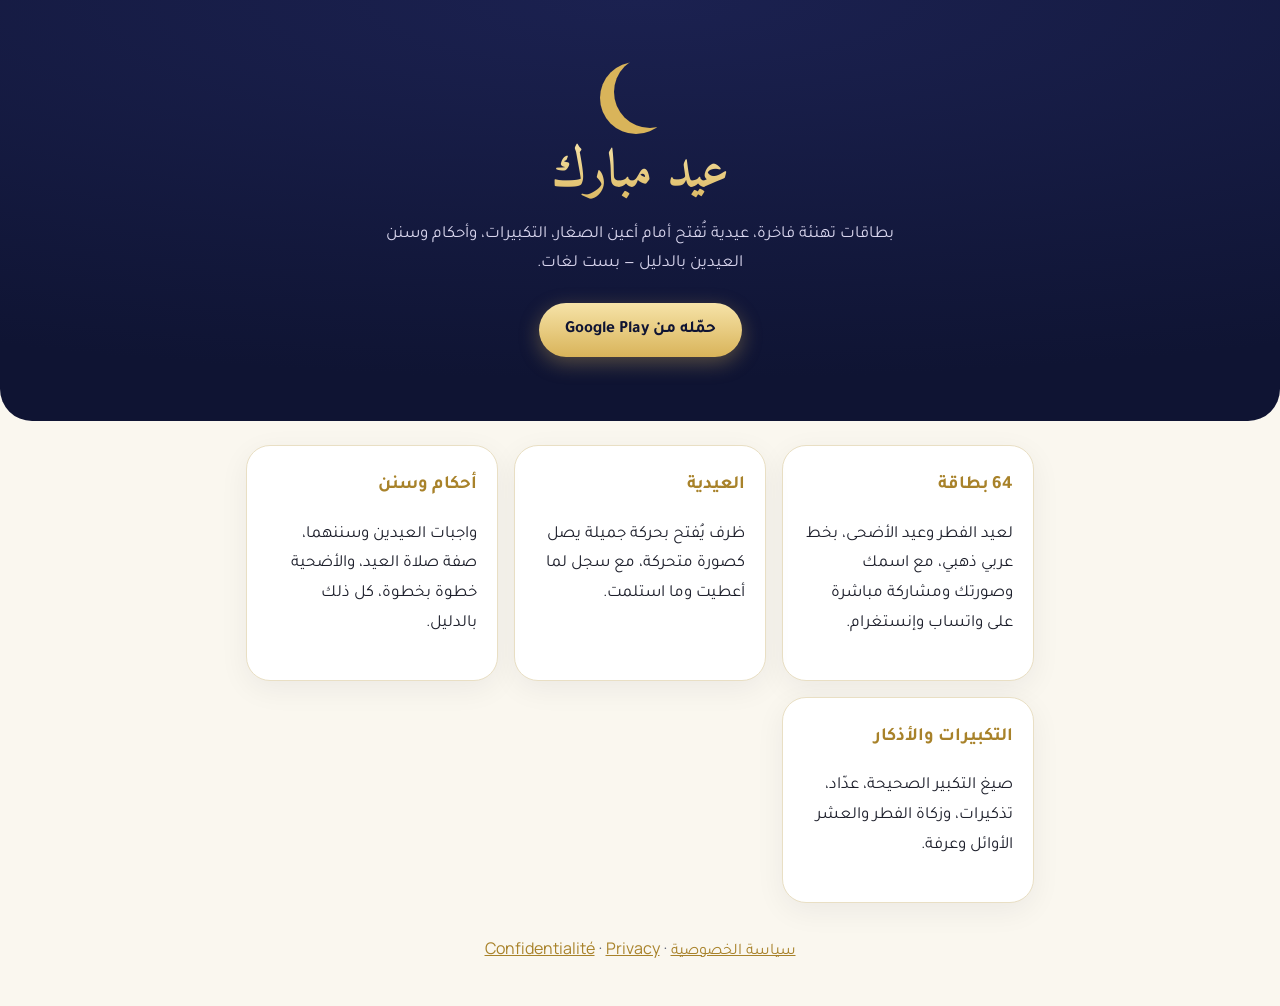
<file: index.html>
<!doctype html>
<html lang="ar" dir="rtl">
<head>
<meta charset="utf-8">
<meta name="viewport" content="width=device-width, initial-scale=1">
<title>عيد مبارك — بطاقات وعيدية وأحكام العيدين</title>
<meta name="description" content="تطبيق عيد مبارك: بطاقات تهنئة فاخرة، عيدية متحركة، التكبيرات، وأحكام وسنن عيد الفطر وعيد الأضحى بالدليل.">
<link rel="preconnect" href="https://fonts.googleapis.com">
<link rel="preconnect" href="https://fonts.gstatic.com" crossorigin>
<link href="https://fonts.googleapis.com/css2?family=Tajawal:wght@400;500;700&family=Manrope:wght@400;600;700&family=Amiri:wght@700&display=swap" rel="stylesheet">
<link rel="stylesheet" href="style.css">
</head>
<body>
<header class="hero">
  <div class="moon" aria-hidden="true"></div>
  <h1>عيد مبارك</h1>
  <p>بطاقات تهنئة فاخرة، عيدية تُفتح أمام أعين الصغار، التكبيرات، وأحكام وسنن العيدين بالدليل — بست لغات.</p>
  <a class="btn" href="https://play.google.com/store/apps/details?id=com.soufiane.eid">حمّله من Google Play</a>
</header>

<main>
  <section class="features">
    <div class="card"><h3>64 بطاقة</h3><p>لعيد الفطر وعيد الأضحى، بخط عربي ذهبي، مع اسمك وصورتك ومشاركة مباشرة على واتساب وإنستغرام.</p></div>
    <div class="card"><h3>العيدية</h3><p>ظرف يُفتح بحركة جميلة يصل كصورة متحركة، مع سجل لما أعطيت وما استلمت.</p></div>
    <div class="card"><h3>أحكام وسنن</h3><p>واجبات العيدين وسننهما، صفة صلاة العيد، والأضحية خطوة بخطوة، كل ذلك بالدليل.</p></div>
    <div class="card"><h3>التكبيرات والأذكار</h3><p>صيغ التكبير الصحيحة، عدّاد، تذكيرات، وزكاة الفطر والعشر الأوائل وعرفة.</p></div>
  </section>
</main>

<footer>
  <a href="privacy.html">سياسة الخصوصية</a> ·
  <a href="privacy.html#fr" lang="fr">Confidentialité</a> ·
  <a href="privacy.html#en" lang="en">Privacy</a>
</footer>
</body>
</html>
</file>
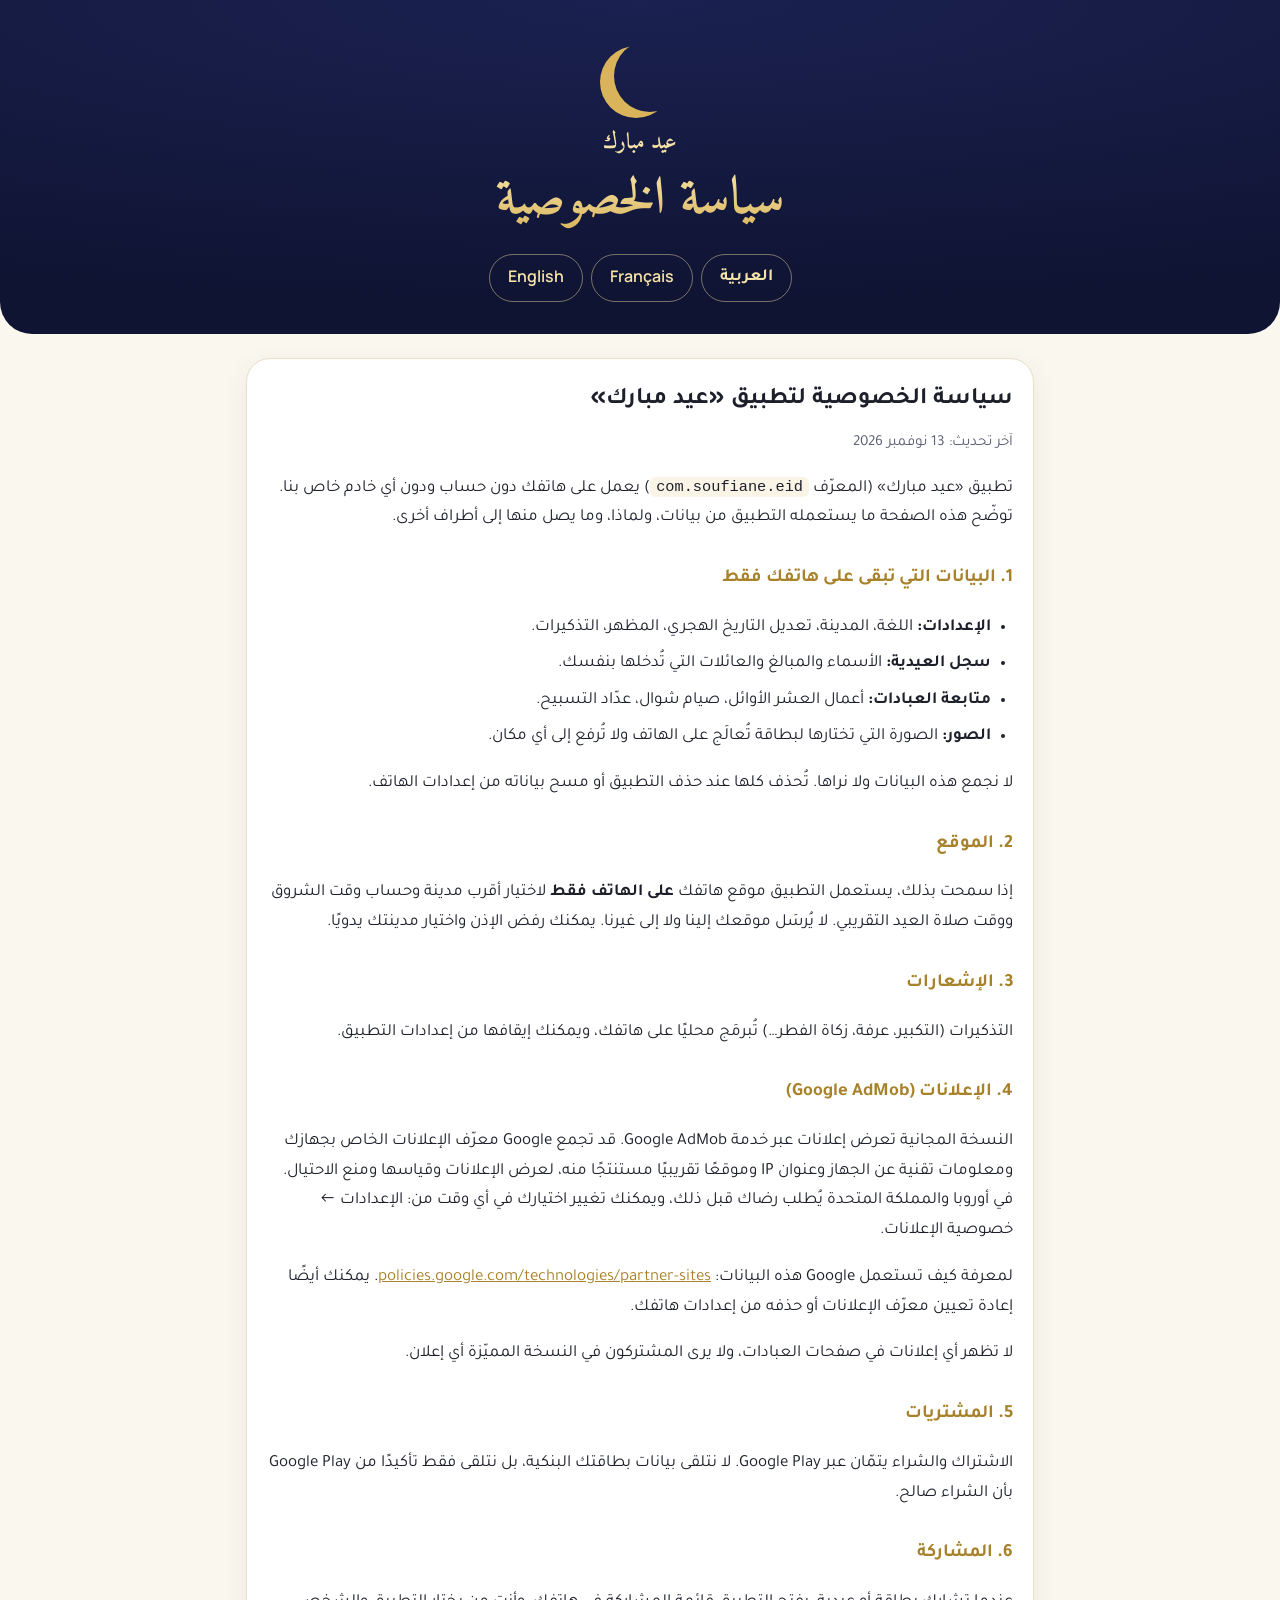
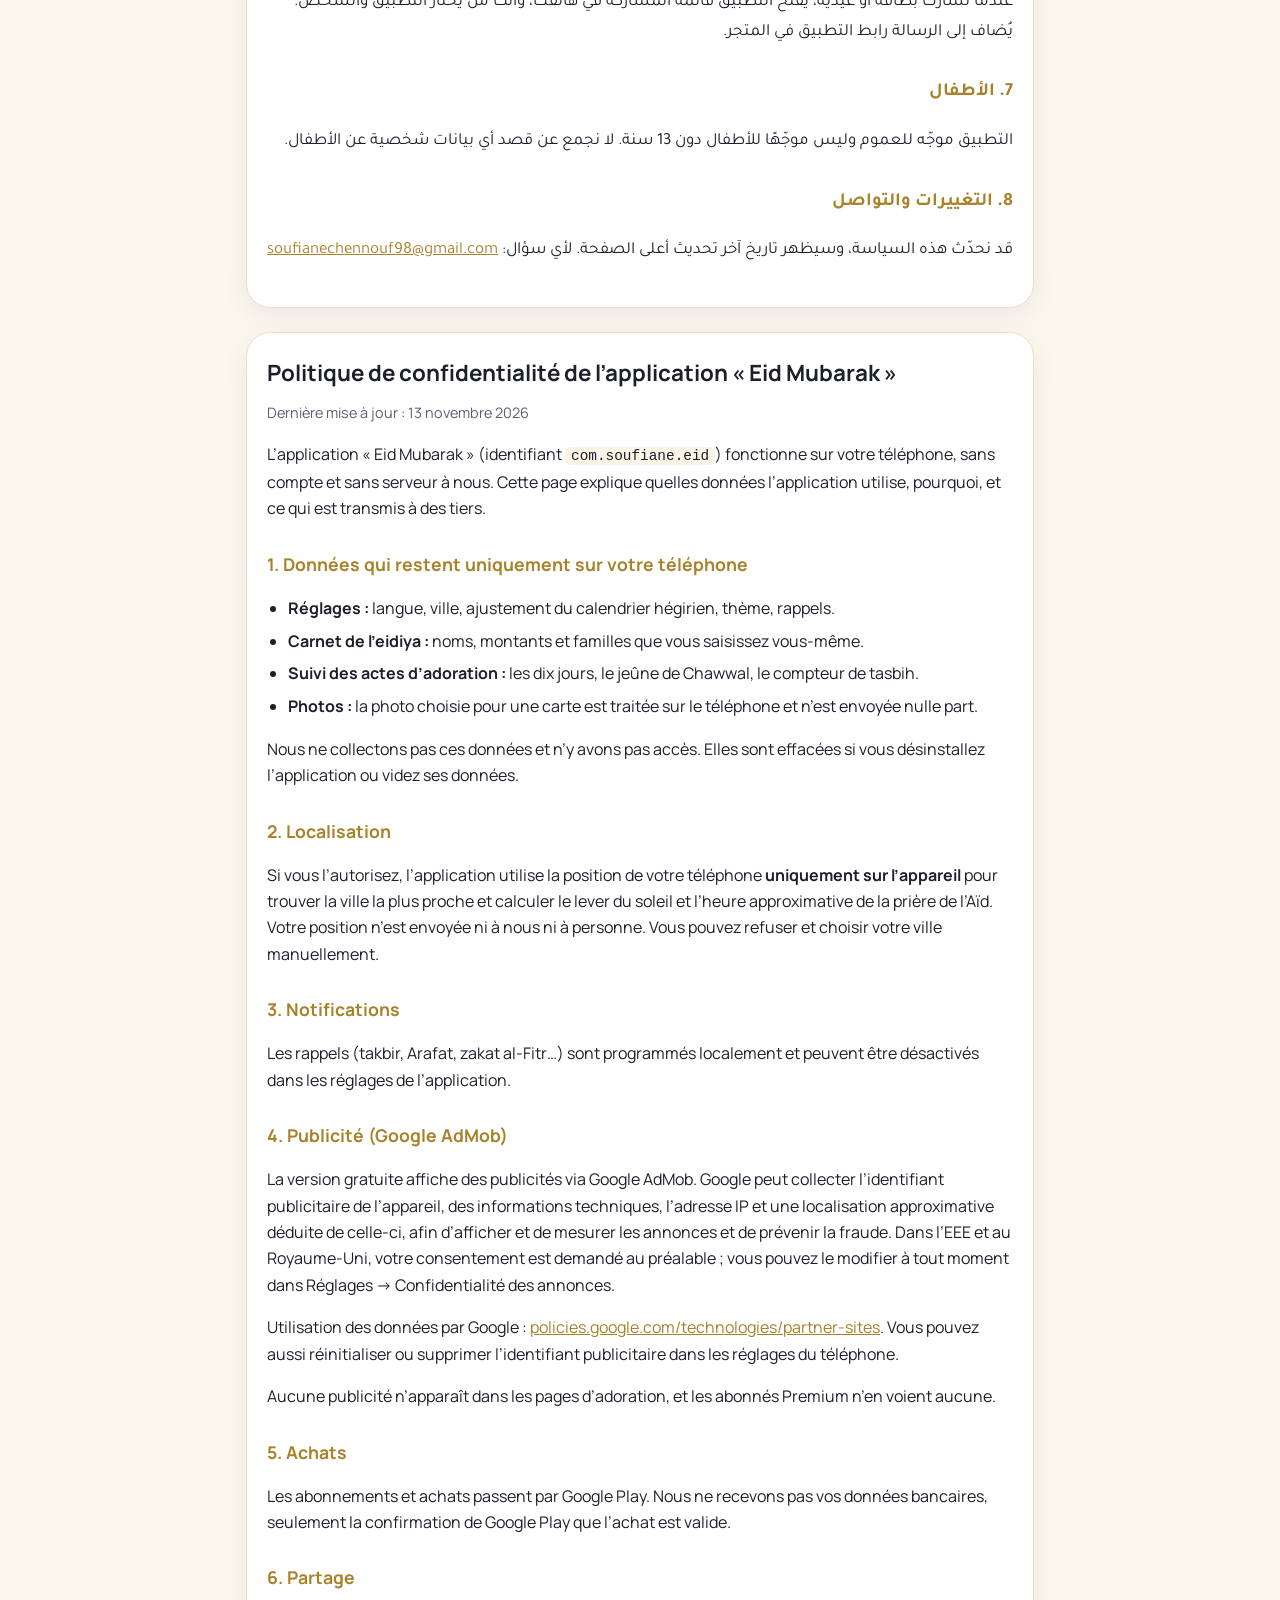
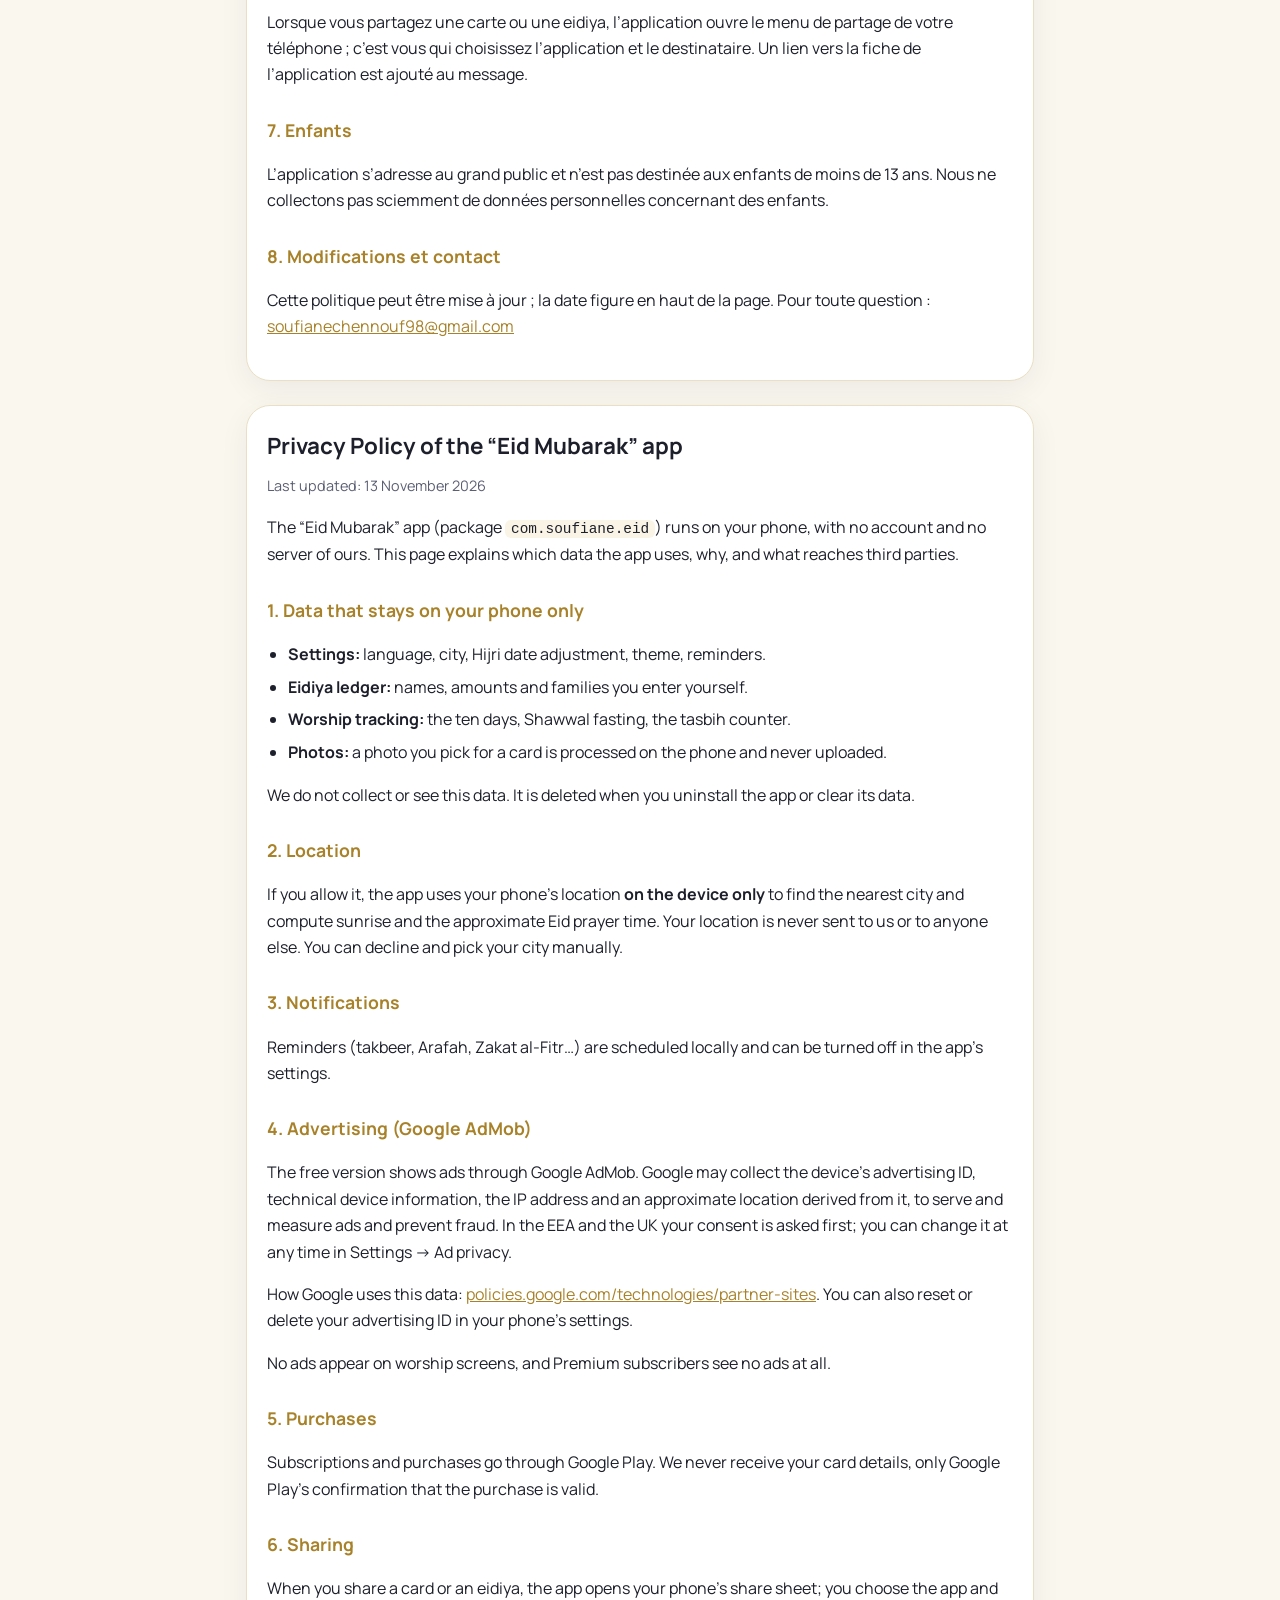
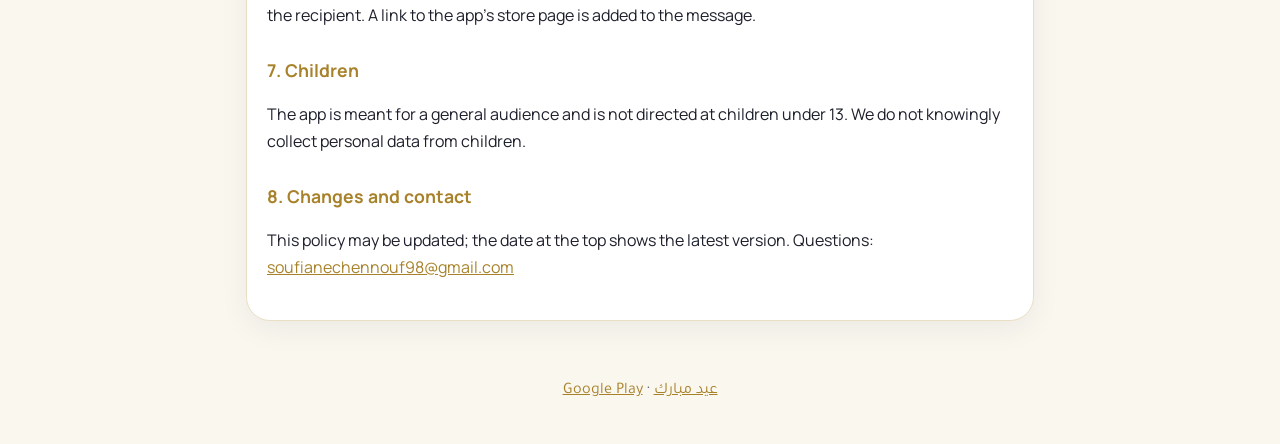
<file: privacy.html>
<!doctype html>
<html lang="ar" dir="rtl">
<head>
<meta charset="utf-8">
<meta name="viewport" content="width=device-width, initial-scale=1">
<title>سياسة الخصوصية — عيد مبارك</title>
<meta name="description" content="Privacy policy of the Eid Mubarak Android app · سياسة خصوصية تطبيق عيد مبارك · Politique de confidentialité">
<link rel="preconnect" href="https://fonts.googleapis.com">
<link rel="preconnect" href="https://fonts.gstatic.com" crossorigin>
<link href="https://fonts.googleapis.com/css2?family=Tajawal:wght@400;500;700&family=Manrope:wght@400;600;700&family=Amiri:wght@700&display=swap" rel="stylesheet">
<link rel="stylesheet" href="style.css">
</head>
<body>
<header class="hero small">
  <div class="moon" aria-hidden="true"></div>
  <a class="brand" href="index.html">عيد مبارك</a>
  <h1>سياسة الخصوصية</h1>
  <nav class="langs" aria-label="Language">
    <a href="#ar" lang="ar">العربية</a>
    <a href="#fr" lang="fr">Français</a>
    <a href="#en" lang="en">English</a>
  </nav>
</header>

<main>
<!-- ============================================================ العربية -->
<article id="ar" lang="ar" dir="rtl" class="card">
  <h2>سياسة الخصوصية لتطبيق «عيد مبارك»</h2>
  <p class="date">آخر تحديث: 13 نوفمبر 2026</p>

  <p>تطبيق «عيد مبارك» (المعرّف <code>com.soufiane.eid</code>) يعمل على هاتفك دون حساب ودون أي خادم خاص بنا. توضّح هذه الصفحة ما يستعمله التطبيق من بيانات، ولماذا، وما يصل منها إلى أطراف أخرى.</p>

  <h3>1. البيانات التي تبقى على هاتفك فقط</h3>
  <ul>
    <li><strong>الإعدادات:</strong> اللغة، المدينة، تعديل التاريخ الهجري، المظهر، التذكيرات.</li>
    <li><strong>سجل العيدية:</strong> الأسماء والمبالغ والعائلات التي تُدخلها بنفسك.</li>
    <li><strong>متابعة العبادات:</strong> أعمال العشر الأوائل، صيام شوال، عدّاد التسبيح.</li>
    <li><strong>الصور:</strong> الصورة التي تختارها لبطاقة تُعالَج على الهاتف ولا تُرفع إلى أي مكان.</li>
  </ul>
  <p>لا نجمع هذه البيانات ولا نراها. تُحذف كلها عند حذف التطبيق أو مسح بياناته من إعدادات الهاتف.</p>

  <h3>2. الموقع</h3>
  <p>إذا سمحت بذلك، يستعمل التطبيق موقع هاتفك <strong>على الهاتف فقط</strong> لاختيار أقرب مدينة وحساب وقت الشروق ووقت صلاة العيد التقريبي. لا يُرسَل موقعك إلينا ولا إلى غيرنا. يمكنك رفض الإذن واختيار مدينتك يدويًا.</p>

  <h3>3. الإشعارات</h3>
  <p>التذكيرات (التكبير، عرفة، زكاة الفطر…) تُبرمَج محليًا على هاتفك، ويمكنك إيقافها من إعدادات التطبيق.</p>

  <h3>4. الإعلانات (Google AdMob)</h3>
  <p>النسخة المجانية تعرض إعلانات عبر خدمة Google AdMob. قد تجمع Google معرّف الإعلانات الخاص بجهازك ومعلومات تقنية عن الجهاز وعنوان IP وموقعًا تقريبيًا مستنتجًا منه، لعرض الإعلانات وقياسها ومنع الاحتيال. في أوروبا والمملكة المتحدة يُطلب رضاك قبل ذلك، ويمكنك تغيير اختيارك في أي وقت من: الإعدادات ← خصوصية الإعلانات.</p>
  <p>لمعرفة كيف تستعمل Google هذه البيانات: <a href="https://policies.google.com/technologies/partner-sites" rel="noopener">policies.google.com/technologies/partner-sites</a>. يمكنك أيضًا إعادة تعيين معرّف الإعلانات أو حذفه من إعدادات هاتفك.</p>
  <p>لا تظهر أي إعلانات في صفحات العبادات، ولا يرى المشتركون في النسخة المميّزة أي إعلان.</p>

  <h3>5. المشتريات</h3>
  <p>الاشتراك والشراء يتمّان عبر Google Play. لا نتلقى بيانات بطاقتك البنكية، بل نتلقى فقط تأكيدًا من Google Play بأن الشراء صالح.</p>

  <h3>6. المشاركة</h3>
  <p>عندما تشارك بطاقة أو عيدية، يفتح التطبيق قائمة المشاركة في هاتفك، وأنت من يختار التطبيق والشخص. يُضاف إلى الرسالة رابط التطبيق في المتجر.</p>

  <h3>7. الأطفال</h3>
  <p>التطبيق موجّه للعموم وليس موجّهًا للأطفال دون 13 سنة. لا نجمع عن قصد أي بيانات شخصية عن الأطفال.</p>

  <h3>8. التغييرات والتواصل</h3>
  <p>قد نحدّث هذه السياسة، وسيظهر تاريخ آخر تحديث أعلى الصفحة. لأي سؤال: <a href="mailto:soufianechennouf98@gmail.com">soufianechennouf98@gmail.com</a></p>
</article>

<!-- ============================================================ Français -->
<article id="fr" lang="fr" dir="ltr" class="card">
  <h2>Politique de confidentialité de l’application « Eid Mubarak »</h2>
  <p class="date">Dernière mise à jour : 13 novembre 2026</p>

  <p>L’application « Eid Mubarak » (identifiant <code>com.soufiane.eid</code>) fonctionne sur votre téléphone, sans compte et sans serveur à nous. Cette page explique quelles données l’application utilise, pourquoi, et ce qui est transmis à des tiers.</p>

  <h3>1. Données qui restent uniquement sur votre téléphone</h3>
  <ul>
    <li><strong>Réglages :</strong> langue, ville, ajustement du calendrier hégirien, thème, rappels.</li>
    <li><strong>Carnet de l’eidiya :</strong> noms, montants et familles que vous saisissez vous-même.</li>
    <li><strong>Suivi des actes d’adoration :</strong> les dix jours, le jeûne de Chawwal, le compteur de tasbih.</li>
    <li><strong>Photos :</strong> la photo choisie pour une carte est traitée sur le téléphone et n’est envoyée nulle part.</li>
  </ul>
  <p>Nous ne collectons pas ces données et n’y avons pas accès. Elles sont effacées si vous désinstallez l’application ou videz ses données.</p>

  <h3>2. Localisation</h3>
  <p>Si vous l’autorisez, l’application utilise la position de votre téléphone <strong>uniquement sur l’appareil</strong> pour trouver la ville la plus proche et calculer le lever du soleil et l’heure approximative de la prière de l’Aïd. Votre position n’est envoyée ni à nous ni à personne. Vous pouvez refuser et choisir votre ville manuellement.</p>

  <h3>3. Notifications</h3>
  <p>Les rappels (takbir, Arafat, zakat al-Fitr…) sont programmés localement et peuvent être désactivés dans les réglages de l’application.</p>

  <h3>4. Publicité (Google AdMob)</h3>
  <p>La version gratuite affiche des publicités via Google AdMob. Google peut collecter l’identifiant publicitaire de l’appareil, des informations techniques, l’adresse IP et une localisation approximative déduite de celle-ci, afin d’afficher et de mesurer les annonces et de prévenir la fraude. Dans l’EEE et au Royaume-Uni, votre consentement est demandé au préalable ; vous pouvez le modifier à tout moment dans Réglages → Confidentialité des annonces.</p>
  <p>Utilisation des données par Google : <a href="https://policies.google.com/technologies/partner-sites" rel="noopener">policies.google.com/technologies/partner-sites</a>. Vous pouvez aussi réinitialiser ou supprimer l’identifiant publicitaire dans les réglages du téléphone.</p>
  <p>Aucune publicité n’apparaît dans les pages d’adoration, et les abonnés Premium n’en voient aucune.</p>

  <h3>5. Achats</h3>
  <p>Les abonnements et achats passent par Google Play. Nous ne recevons pas vos données bancaires, seulement la confirmation de Google Play que l’achat est valide.</p>

  <h3>6. Partage</h3>
  <p>Lorsque vous partagez une carte ou une eidiya, l’application ouvre le menu de partage de votre téléphone ; c’est vous qui choisissez l’application et le destinataire. Un lien vers la fiche de l’application est ajouté au message.</p>

  <h3>7. Enfants</h3>
  <p>L’application s’adresse au grand public et n’est pas destinée aux enfants de moins de 13 ans. Nous ne collectons pas sciemment de données personnelles concernant des enfants.</p>

  <h3>8. Modifications et contact</h3>
  <p>Cette politique peut être mise à jour ; la date figure en haut de la page. Pour toute question : <a href="mailto:soufianechennouf98@gmail.com">soufianechennouf98@gmail.com</a></p>
</article>

<!-- ============================================================ English -->
<article id="en" lang="en" dir="ltr" class="card">
  <h2>Privacy Policy of the “Eid Mubarak” app</h2>
  <p class="date">Last updated: 13 November 2026</p>

  <p>The “Eid Mubarak” app (package <code>com.soufiane.eid</code>) runs on your phone, with no account and no server of ours. This page explains which data the app uses, why, and what reaches third parties.</p>

  <h3>1. Data that stays on your phone only</h3>
  <ul>
    <li><strong>Settings:</strong> language, city, Hijri date adjustment, theme, reminders.</li>
    <li><strong>Eidiya ledger:</strong> names, amounts and families you enter yourself.</li>
    <li><strong>Worship tracking:</strong> the ten days, Shawwal fasting, the tasbih counter.</li>
    <li><strong>Photos:</strong> a photo you pick for a card is processed on the phone and never uploaded.</li>
  </ul>
  <p>We do not collect or see this data. It is deleted when you uninstall the app or clear its data.</p>

  <h3>2. Location</h3>
  <p>If you allow it, the app uses your phone’s location <strong>on the device only</strong> to find the nearest city and compute sunrise and the approximate Eid prayer time. Your location is never sent to us or to anyone else. You can decline and pick your city manually.</p>

  <h3>3. Notifications</h3>
  <p>Reminders (takbeer, Arafah, Zakat al-Fitr…) are scheduled locally and can be turned off in the app’s settings.</p>

  <h3>4. Advertising (Google AdMob)</h3>
  <p>The free version shows ads through Google AdMob. Google may collect the device’s advertising ID, technical device information, the IP address and an approximate location derived from it, to serve and measure ads and prevent fraud. In the EEA and the UK your consent is asked first; you can change it at any time in Settings → Ad privacy.</p>
  <p>How Google uses this data: <a href="https://policies.google.com/technologies/partner-sites" rel="noopener">policies.google.com/technologies/partner-sites</a>. You can also reset or delete your advertising ID in your phone’s settings.</p>
  <p>No ads appear on worship screens, and Premium subscribers see no ads at all.</p>

  <h3>5. Purchases</h3>
  <p>Subscriptions and purchases go through Google Play. We never receive your card details, only Google Play’s confirmation that the purchase is valid.</p>

  <h3>6. Sharing</h3>
  <p>When you share a card or an eidiya, the app opens your phone’s share sheet; you choose the app and the recipient. A link to the app’s store page is added to the message.</p>

  <h3>7. Children</h3>
  <p>The app is meant for a general audience and is not directed at children under 13. We do not knowingly collect personal data from children.</p>

  <h3>8. Changes and contact</h3>
  <p>This policy may be updated; the date at the top shows the latest version. Questions: <a href="mailto:soufianechennouf98@gmail.com">soufianechennouf98@gmail.com</a></p>
</article>
</main>

<footer>
  <a href="index.html">عيد مبارك</a> · <a href="https://play.google.com/store/apps/details?id=com.soufiane.eid">Google Play</a>
</footer>
</body>
</html>
</file>
<file: style.css>
:root {
  --night: #0f1433;
  --night-2: #1b2150;
  --gold: #d9b45a;
  --gold-light: #f6e3a8;
  --paper: #faf7ef;
  --card: #ffffff;
  --ink: #1d1f2b;
  --muted: #5b5f73;
  --line: #e9dfc4;
}
@media (prefers-color-scheme: dark) {
  :root {
    --paper: #0b0f26;
    --card: #151a3b;
    --ink: #eceaf6;
    --muted: #b9b6d3;
    --line: #2c3263;
  }
}
* { box-sizing: border-box; }
html { -webkit-text-size-adjust: 100%; }
body {
  margin: 0;
  background: var(--paper);
  color: var(--ink);
  font-family: "Tajawal", "Manrope", system-ui, sans-serif;
  line-height: 1.75;
  font-size: 17px;
}
[lang="fr"], [lang="en"] { font-family: "Manrope", system-ui, sans-serif; line-height: 1.65; font-size: 16px; }
a { color: #a8822a; }
@media (prefers-color-scheme: dark) { a { color: var(--gold-light); } }

.hero {
  position: relative;
  overflow: hidden;
  background: radial-gradient(120% 90% at 50% 0%, var(--night-2), var(--night));
  color: #fff;
  text-align: center;
  padding: 56px 16px 64px;
  border-radius: 0 0 32px 32px;
}
.hero.small { padding: 40px 16px 32px; }
.moon {
  width: 72px; height: 72px; margin: 0 auto 12px; border-radius: 50%;
  box-shadow: -14px 6px 0 0 var(--gold);
  transform: translateX(10px);
}
.brand {
  display: inline-block;
  font-family: "Amiri", serif; font-weight: 700; font-size: 22px;
  color: var(--gold-light); text-decoration: none;
}
.hero h1 {
  margin: 4px 0 0;
  font-family: "Amiri", serif; font-size: clamp(32px, 7vw, 52px); line-height: 1.3;
  background: linear-gradient(180deg, var(--gold-light), var(--gold));
  -webkit-background-clip: text; background-clip: text; color: transparent;
}
.hero p { margin: 12px auto 0; max-width: 560px; color: #d9d6ee; }

.langs { display: flex; flex-wrap: wrap; gap: 8px; justify-content: center; margin-top: 20px; }
.langs a, .btn {
  display: inline-block; text-decoration: none; border-radius: 999px;
  padding: 8px 18px; font-weight: 600;
}
.langs a { color: var(--gold-light); border: 1px solid rgba(246, 227, 168, .45); }
.langs a:hover { background: rgba(246, 227, 168, .12); }
.btn {
  margin-top: 24px; padding: 12px 26px; color: var(--night);
  background: linear-gradient(180deg, var(--gold-light), var(--gold));
  box-shadow: 0 6px 20px rgba(217, 180, 90, .35);
}

main { max-width: 820px; margin: 0 auto; padding: 24px 16px 8px; }
.card {
  background: var(--card);
  border: 1px solid var(--line);
  border-radius: 24px;
  padding: 24px 20px;
  margin-bottom: 24px;
  box-shadow: 0 8px 30px rgba(15, 20, 51, .06);
  scroll-margin-top: 16px;
}
.card h2 { margin-top: 0; font-size: 1.4em; line-height: 1.4; }
.card h3 { margin: 1.6em 0 .4em; font-size: 1.1em; color: #a8822a; }
@media (prefers-color-scheme: dark) { .card h3 { color: var(--gold); } }
.card ul { padding-inline-start: 1.3em; }
.card li { margin-bottom: .4em; }
.date { color: var(--muted); margin-top: -.4em; font-size: .9em; }
code { font-size: .9em; background: rgba(217, 180, 90, .15); padding: 1px 6px; border-radius: 6px; direction: ltr; unicode-bidi: embed; }

.features { display: grid; grid-template-columns: repeat(auto-fit, minmax(220px, 1fr)); gap: 16px; }
.features .card { margin: 0; }
.features h3 { margin-top: 0; }

footer { text-align: center; color: var(--muted); padding: 24px 16px 40px; font-size: .95em; }
</file>
